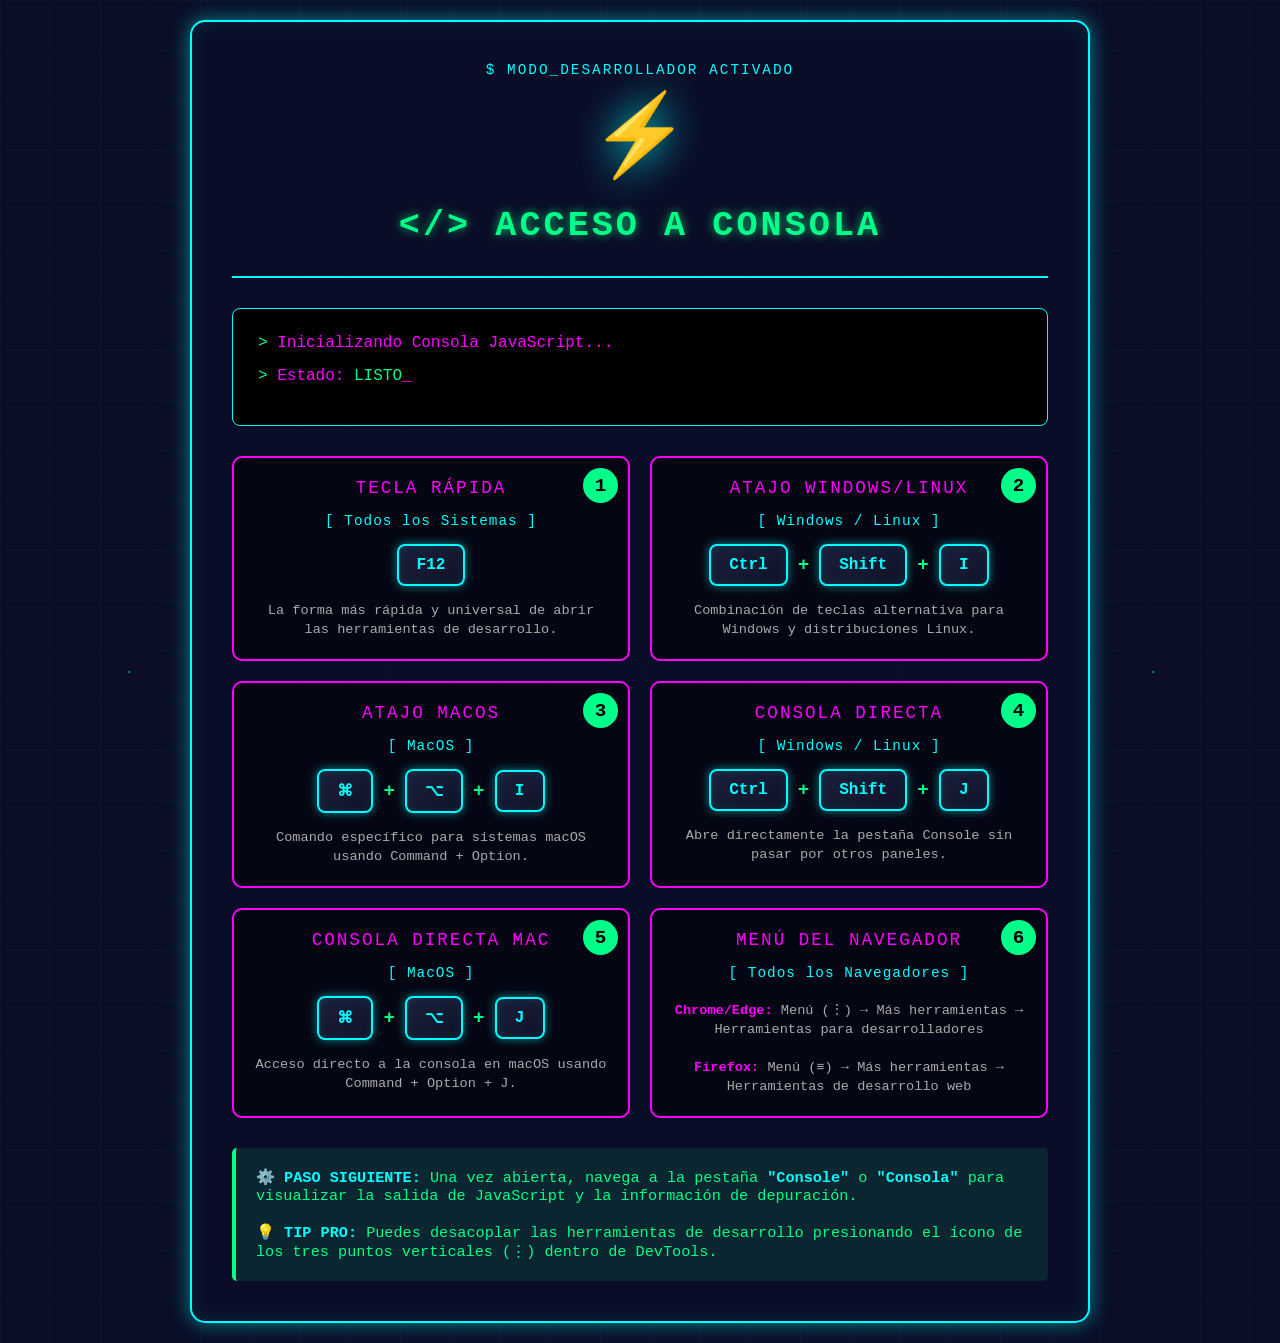
<file: index.html>
<!DOCTYPE html>
<html lang="es">

<head>
    <meta charset="UTF-8">
    <meta name="viewport" content="width=device-width, initial-scale=1.0">
    <title>Consola JavaScript - Modo Desarrollador</title>
    <style>
        * {
            margin: 0;
            padding: 0;
            box-sizing: border-box;
        }

        body {
            font-family: 'Courier New', monospace;
            background: #0a0e27;
            min-height: 100vh;
            display: flex;
            justify-content: center;
            align-items: center;
            padding: 20px;
            overflow-x: hidden;
            position: relative;
        }

        /* Efecto de matriz de fondo */
        body::before {
            content: '';
            position: absolute;
            top: 0;
            left: 0;
            width: 100%;
            height: 100%;
            background: 
                linear-gradient(90deg, rgba(0, 255, 255, 0.03) 1px, transparent 1px),
                linear-gradient(rgba(0, 255, 255, 0.03) 1px, transparent 1px);
            background-size: 50px 50px;
            animation: gridMove 20s linear infinite;
        }

        @keyframes gridMove {
            0% {
                transform: translate(0, 0);
            }
            100% {
                transform: translate(50px, 50px);
            }
        }

        .container {
            background: rgba(10, 14, 39, 0.9);
            border: 2px solid #00ffff;
            padding: 40px;
            border-radius: 15px;
            box-shadow: 
                0 0 20px rgba(0, 255, 255, 0.5),
                inset 0 0 20px rgba(0, 255, 255, 0.1);
            text-align: center;
            max-width: 900px;
            position: relative;
            z-index: 1;
            animation: glow 2s ease-in-out infinite alternate;
        }

        @keyframes glow {
            from {
                box-shadow: 
                    0 0 20px rgba(0, 255, 255, 0.5),
                    inset 0 0 20px rgba(0, 255, 255, 0.1);
            }
            to {
                box-shadow: 
                    0 0 30px rgba(0, 255, 255, 0.8),
                    inset 0 0 30px rgba(0, 255, 255, 0.2);
            }
        }

        .header {
            border-bottom: 2px solid #00ffff;
            padding-bottom: 20px;
            margin-bottom: 30px;
        }

        .terminal-text {
            color: #00ffff;
            font-size: 0.9rem;
            margin-bottom: 10px;
            letter-spacing: 2px;
        }

        h1 {
            color: #00ff88;
            font-size: 2.2rem;
            margin-bottom: 10px;
            text-shadow: 0 0 10px rgba(0, 255, 136, 0.7);
            letter-spacing: 3px;
            animation: flicker 3s infinite;
        }

        @keyframes flicker {
            0%, 100% { opacity: 1; }
            50% { opacity: 0.9; }
        }

        .icon {
            font-size: 5rem;
            margin-bottom: 20px;
            filter: drop-shadow(0 0 20px rgba(0, 255, 255, 0.8));
            animation: float 3s ease-in-out infinite;
        }

        @keyframes float {
            0%, 100% {
                transform: translateY(0);
            }
            50% {
                transform: translateY(-10px);
            }
        }

        .console-box {
            background: #000;
            border: 1px solid #00ffff;
            border-radius: 8px;
            padding: 25px;
            margin: 20px 0;
            position: relative;
            overflow: hidden;
        }

        .console-box::before {
            content: '';
            position: absolute;
            top: 0;
            left: -100%;
            width: 100%;
            height: 100%;
            background: linear-gradient(90deg, transparent, rgba(0, 255, 255, 0.2), transparent);
            animation: scan 3s linear infinite;
        }

        @keyframes scan {
            0% {
                left: -100%;
            }
            100% {
                left: 100%;
            }
        }

        .command {
            color: #ff00ff;
            font-size: 1rem;
            margin-bottom: 15px;
            text-align: left;
        }

        .command::before {
            content: '> ';
            color: #00ff88;
        }

        .methods-grid {
            display: grid;
            grid-template-columns: repeat(auto-fit, minmax(280px, 1fr));
            gap: 20px;
            margin: 30px 0;
        }

        .method-card {
            background: rgba(0, 0, 0, 0.5);
            border: 2px solid #ff00ff;
            border-radius: 10px;
            padding: 20px;
            transition: all 0.3s ease;
            position: relative;
            overflow: hidden;
        }

        .method-card:hover {
            transform: translateY(-5px);
            border-color: #00ffff;
            box-shadow: 0 10px 30px rgba(0, 255, 255, 0.5);
        }

        .method-number {
            position: absolute;
            top: 10px;
            right: 10px;
            background: #00ff88;
            color: #000;
            width: 35px;
            height: 35px;
            border-radius: 50%;
            display: flex;
            align-items: center;
            justify-content: center;
            font-weight: bold;
            font-size: 1.2rem;
        }

        .method-title {
            color: #ff00ff;
            font-size: 1.1rem;
            margin-bottom: 15px;
            text-transform: uppercase;
            letter-spacing: 2px;
        }

        .key-combo {
            display: flex;
            align-items: center;
            justify-content: center;
            gap: 10px;
            flex-wrap: wrap;
            margin: 15px 0;
        }

        .key {
            display: inline-block;
            background: linear-gradient(145deg, #1a1f3a, #0f1228);
            border: 2px solid #00ffff;
            color: #00ffff;
            padding: 10px 18px;
            border-radius: 8px;
            font-weight: bold;
            font-size: 1rem;
            box-shadow: 
                0 0 10px rgba(0, 255, 255, 0.5),
                inset 0 0 10px rgba(0, 255, 255, 0.1);
            transition: all 0.3s ease;
            min-width: 50px;
            text-align: center;
        }

        .key:hover {
            background: linear-gradient(145deg, #00ffff, #00cccc);
            color: #000;
            transform: translateY(-2px) scale(1.05);
            box-shadow: 0 5px 20px rgba(0, 255, 255, 0.8);
        }

        .separator {
            color: #00ff88;
            font-size: 1.2rem;
            font-weight: bold;
        }

        .os-label {
            color: #00ffff;
            font-size: 0.9rem;
            margin-bottom: 10px;
            letter-spacing: 1px;
        }

        .method-desc {
            color: #aaa;
            font-size: 0.85rem;
            margin-top: 10px;
            line-height: 1.4;
        }

        .note {
            margin-top: 30px;
            padding: 20px;
            background: rgba(0, 255, 136, 0.1);
            border-left: 4px solid #00ff88;
            color: #00ff88;
            font-size: 0.95rem;
            text-align: left;
            border-radius: 5px;
        }

        .note strong {
            color: #00ffff;
        }

        .blink {
            animation: blink 1s step-start infinite;
        }

        @keyframes blink {
            50% {
                opacity: 0;
            }
        }

        /* Partículas flotantes */
        .particle {
            position: absolute;
            width: 2px;
            height: 2px;
            background: #00ffff;
            border-radius: 50%;
            animation: particle-float 10s linear infinite;
            opacity: 0.6;
        }

        @keyframes particle-float {
            0% {
                transform: translateY(100vh) translateX(0);
                opacity: 0;
            }
            10% {
                opacity: 0.6;
            }
            90% {
                opacity: 0.6;
            }
            100% {
                transform: translateY(-100vh) translateX(100px);
                opacity: 0;
            }
        }

        @media (max-width: 768px) {
            .methods-grid {
                grid-template-columns: 1fr;
            }
            
            h1 {
                font-size: 1.5rem;
            }
            
            .key {
                padding: 8px 14px;
                font-size: 0.9rem;
            }
        }
    </style>
</head>

<body>
    <!-- Partículas decorativas -->
    <div class="particle" style="left: 10%; animation-delay: 0s;"></div>
    <div class="particle" style="left: 30%; animation-delay: 2s;"></div>
    <div class="particle" style="left: 50%; animation-delay: 4s;"></div>
    <div class="particle" style="left: 70%; animation-delay: 1s;"></div>
    <div class="particle" style="left: 90%; animation-delay: 3s;"></div>

    <div class="container">
        <div class="header">
            <div class="terminal-text">$ MODO_DESARROLLADOR ACTIVADO</div>
            <div class="icon">⚡</div>
            <h1>&lt;/&gt; ACCESO A CONSOLA</h1>
        </div>

        <div class="console-box">
            <div class="command">Inicializando Consola JavaScript...</div>
            <div class="command">Estado: <span style="color: #00ff88;">LISTO</span><span class="blink">_</span></div>
        </div>

        <div class="methods-grid">
            <!-- Método 1 -->
            <div class="method-card">
                <div class="method-number">1</div>
                <div class="method-title">Tecla Rápida</div>
                <div class="os-label">[ Todos los Sistemas ]</div>
                <div class="key-combo">
                    <span class="key">F12</span>
                </div>
                <div class="method-desc">La forma más rápida y universal de abrir las herramientas de desarrollo.</div>
            </div>

            <!-- Método 2 -->
            <div class="method-card">
                <div class="method-number">2</div>
                <div class="method-title">Atajo Windows/Linux</div>
                <div class="os-label">[ Windows / Linux ]</div>
                <div class="key-combo">
                    <span class="key">Ctrl</span>
                    <span class="separator">+</span>
                    <span class="key">Shift</span>
                    <span class="separator">+</span>
                    <span class="key">I</span>
                </div>
                <div class="method-desc">Combinación de teclas alternativa para Windows y distribuciones Linux.</div>
            </div>

            <!-- Método 3 -->
            <div class="method-card">
                <div class="method-number">3</div>
                <div class="method-title">Atajo MacOS</div>
                <div class="os-label">[ MacOS ]</div>
                <div class="key-combo">
                    <span class="key">⌘</span>
                    <span class="separator">+</span>
                    <span class="key">⌥</span>
                    <span class="separator">+</span>
                    <span class="key">I</span>
                </div>
                <div class="method-desc">Comando específico para sistemas macOS usando Command + Option.</div>
            </div>

            <!-- Método 4 -->
            <div class="method-card">
                <div class="method-number">4</div>
                <div class="method-title">Consola Directa</div>
                <div class="os-label">[ Windows / Linux ]</div>
                <div class="key-combo">
                    <span class="key">Ctrl</span>
                    <span class="separator">+</span>
                    <span class="key">Shift</span>
                    <span class="separator">+</span>
                    <span class="key">J</span>
                </div>
                <div class="method-desc">Abre directamente la pestaña Console sin pasar por otros paneles.</div>
            </div>

            <!-- Método 5 -->
            <div class="method-card">
                <div class="method-number">5</div>
                <div class="method-title">Consola Directa Mac</div>
                <div class="os-label">[ MacOS ]</div>
                <div class="key-combo">
                    <span class="key">⌘</span>
                    <span class="separator">+</span>
                    <span class="key">⌥</span>
                    <span class="separator">+</span>
                    <span class="key">J</span>
                </div>
                <div class="method-desc">Acceso directo a la consola en macOS usando Command + Option + J.</div>
            </div>

            <!-- Método 6 -->
            <div class="method-card">
                <div class="method-number">6</div>
                <div class="method-title">Menú del Navegador</div>
                <div class="os-label">[ Todos los Navegadores ]</div>
                <div class="method-desc" style="margin-top: 20px;">
                    <strong style="color: #ff00ff;">Chrome/Edge:</strong> Menú (⋮) → Más herramientas → Herramientas para desarrolladores
                    <br><br>
                    <strong style="color: #ff00ff;">Firefox:</strong> Menú (≡) → Más herramientas → Herramientas de desarrollo web
                </div>
            </div>
        </div>

        <div class="note">
            <strong>⚙️ PASO SIGUIENTE:</strong> Una vez abierta, navega a la pestaña <strong>"Console"</strong> o <strong>"Consola"</strong> para visualizar la salida de JavaScript y la información de depuración.
            <br><br>
            <strong>💡 TIP PRO:</strong> Puedes desacoplar las herramientas de desarrollo presionando el ícono de los tres puntos verticales (⋮) dentro de DevTools.
        </div>
    </div>

    <script src="02_Practica.js"></script>
</body>

</html>
</file>
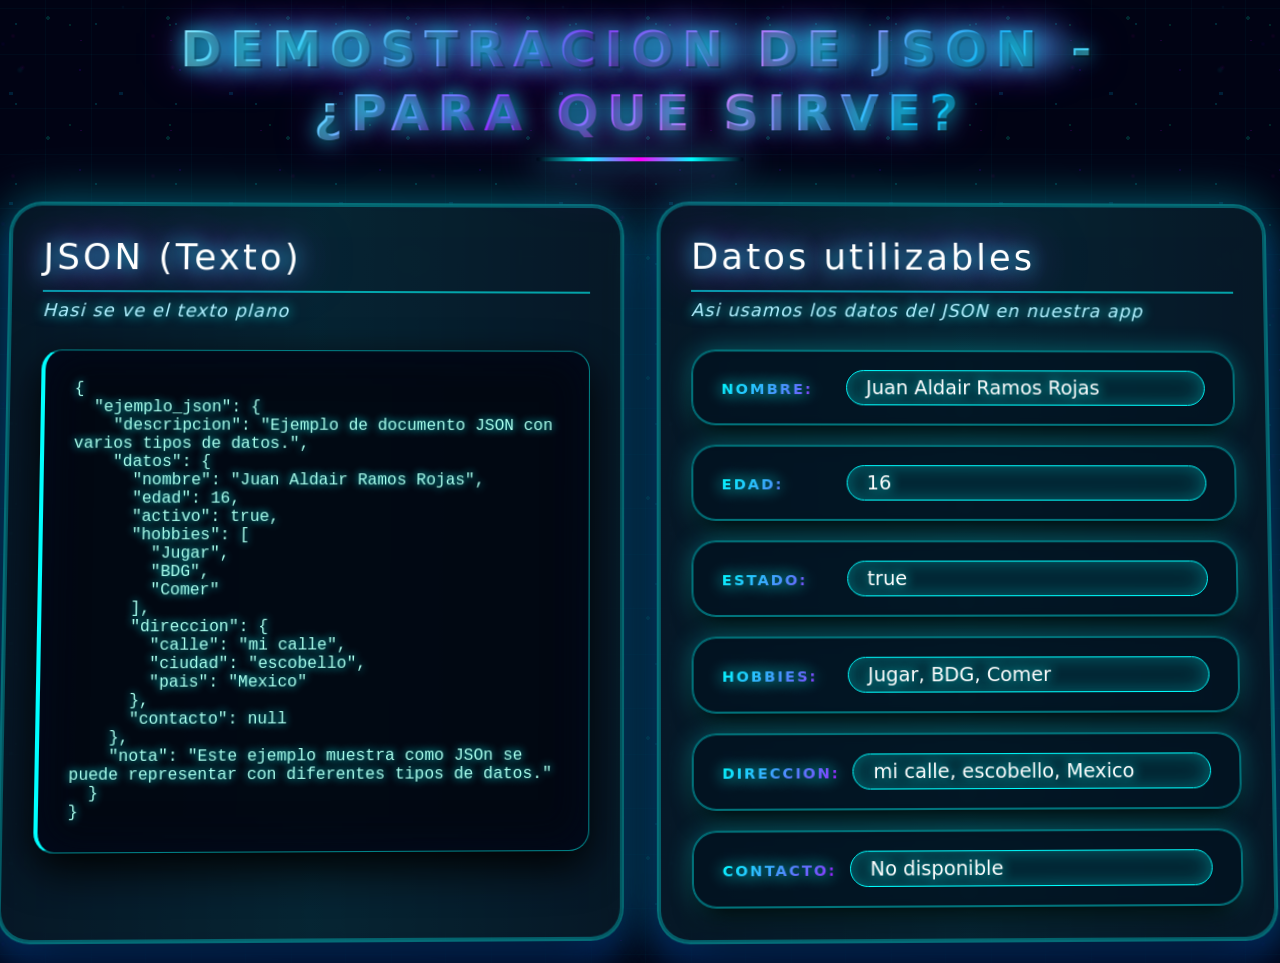
<file: 04_demo-json.html>
<!DOCTYPE html>
<html lang="en">

<head>
    <meta charset="UTF-8">
    <meta name="viewport" content="width=device-width, initial-scale=1.0">
    <title>Demostracion de JSON</title>
    <link rel="stylesheet" href="04_style.css">
</head>

<body>
    <h1>Demostracion de JSON - ¿Para que sirve?</h1>
    <div class="container">
        <!--Panel de JSON crudo-->
        <div class="panel">
            <h2>JSON (Texto)</h2>
            <p>Hasi se ve el texto plano</p>
            <pre id="jsonRaw"></pre>
        </div>

        <!--Panel de datos extraidos-->
        <div class="panel">
            <h2>Datos utilizables</h2>
            <p>Asi usamos los datos del JSON en nuestra app</p>
            <div id="datosExtraidos"></div>
        </div>
    </div>

    <script>
        const miJSON = {
            "ejemplo_json": {
                "descripcion": "Ejemplo de documento JSON con varios tipos de datos.",
                "datos": {
                    "nombre": "Juan Aldair Ramos Rojas",
                    "edad": 16,
                    "activo": true,
                    "hobbies": ["Jugar", "BDG", "Comer"],
                    "direccion": {
                        "calle": "mi calle",
                        "ciudad": "escobello",
                        "pais": "Mexico"
                    },
                    "contacto": null
                },
                "nota": "Este ejemplo muestra como JSOn se puede representar con diferentes tipos de datos."
            }
        };

        // Mostrar JSON como texto(asi se transmite el internet)
        document.getElementById("jsonRaw").textContent = JSON.stringify(miJSON, null, 2);

        //Extraer y usar los datos de JSON
        const datos = miJSON.ejemplo_json.datos;
        const datosDiv = document.getElementById("datosExtraidos");

        //Crear html con los datos extraidos
        datosDiv.innerHTML = `
        <div class="datos-item">
            <span class=label>Nombre: </span>
            <span class=value>${datos.nombre}</span>
        </div>
        <div class="datos-item">
            <span class=label>Edad: </span>
            <span class=value>${datos.edad}</span>
        </div>
        <div class="datos-item">
            <span class=label>Estado: </span>
            <span class=value>${datos.activo}</span>
        </div>
        <div class="datos-item">
            <span class=label>Hobbies: </span>
            <span class=value>${datos.hobbies.join(", ")}</span>
        </div>
        <div class="datos-item">
            <span class=label>Direccion: </span>
            <span class=value>${datos.direccion.calle}, ${datos.direccion.ciudad}, ${datos.direccion.pais}</span>
        </div>
        <div class="datos-item">
            <span class=label>Contacto: </span>
            <span class=value>${datos.contacto || "No disponible" }</span>
        </div>`;

    </script>
</body>

</html>
</file>
<file: 04_style.css>
/* === ESTILO FUTURISTA 3D CON PARTÍCULAS TECNOLÓGICAS === */

* {
    margin: 0;
    padding: 0;
    box-sizing: border-box;
}

/* ===== FONDO CON PARTÍCULAS TECNOLÓGICAS ===== */
body {
    min-height: 100vh;
    background: #010314;
    font-family: 'Segoe UI', 'Orbitron', 'Poppins', system-ui, sans-serif;
    display: flex;
    flex-direction: column;
    align-items: center;
    justify-content: center;
    padding: 2rem 1rem;
    perspective: 1200px;
    color: #ccf4ff;
    position: relative;
    overflow-x: hidden;
}

/* Capa de partículas tecnológicas (red de datos) */
body::before {
    content: '';
    position: fixed;
    top: 0;
    left: 0;
    width: 100%;
    height: 100%;
    background: 
        /* Líneas de conexión horizontales */
        repeating-linear-gradient(90deg, 
            transparent 0px, 
            transparent 45px, 
            rgba(0, 255, 255, 0.03) 45px, 
            rgba(0, 255, 255, 0.03) 46px),
        /* Líneas de conexión verticales */
        repeating-linear-gradient(0deg, 
            transparent 0px, 
            transparent 45px, 
            rgba(0, 255, 255, 0.03) 45px, 
            rgba(0, 255, 255, 0.03) 46px),
        /* Puntos nodales (partículas) */
        radial-gradient(circle at 20% 30%, rgba(0, 255, 255, 0.15) 1px, transparent 1px),
        radial-gradient(circle at 80% 70%, rgba(100, 0, 255, 0.15) 1px, transparent 1px),
        radial-gradient(circle at 40% 15%, rgba(0, 255, 200, 0.15) 2px, transparent 2px),
        radial-gradient(circle at 90% 45%, rgba(200, 0, 255, 0.15) 1px, transparent 1px),
        radial-gradient(circle at 10% 85%, rgba(0, 200, 255, 0.15) 2px, transparent 2px),
        radial-gradient(circle at 70% 25%, rgba(0, 255, 150, 0.15) 1px, transparent 1px);
    background-size: 
        100px 100px, 
        100px 100px,
        80px 80px,
        100px 100px,
        120px 120px,
        90px 90px,
        110px 110px;
    pointer-events: none;
    z-index: 0;
    animation: moveParticles 60s linear infinite;
}

/* Segunda capa de partículas con movimiento diferente */
body::after {
    content: '';
    position: fixed;
    top: 0;
    left: 0;
    width: 100%;
    height: 100%;
    background: 
        radial-gradient(circle at 15% 45%, rgba(255, 0, 255, 0.1) 0px, transparent 3px),
        radial-gradient(circle at 85% 20%, rgba(0, 255, 255, 0.1) 0px, transparent 4px),
        radial-gradient(circle at 35% 80%, rgba(100, 0, 255, 0.1) 0px, transparent 3px),
        radial-gradient(circle at 65% 35%, rgba(0, 200, 255, 0.1) 0px, transparent 2px),
        radial-gradient(circle at 95% 90%, rgba(255, 0, 200, 0.1) 0px, transparent 3px);
    background-size: 150px 150px, 200px 200px, 180px 180px, 220px 220px, 140px 140px;
    background-position: 0 0, 50px 30px, 120px 80px, 200px 150px, 300px 50px;
    pointer-events: none;
    z-index: 0;
    animation: moveParticlesReverse 45s linear infinite;
    opacity: 0.7;
}

@keyframes moveParticles {
    0% { background-position: 0 0, 0 0, 0 0, 0 0, 0 0, 0 0, 0 0; }
    100% { background-position: 100px 100px, 100px 100px, 80px 80px, 100px 100px, 120px 120px, 90px 90px, 110px 110px; }
}

@keyframes moveParticlesReverse {
    0% { background-position: 0 0, 50px 30px, 120px 80px, 200px 150px, 300px 50px; }
    100% { background-position: -150px -150px, -100px -70px, -60px -40px, -80px -50px, -100px -100px; }
}

/* ===== TÍTULO MEJORADO CON EFECTO TECNOLÓGICO ===== */
h1 {
    font-size: 3rem;
    font-weight: 800;
    text-align: center;
    margin-bottom: 3rem;
    text-transform: uppercase;
    letter-spacing: 8px;
    position: relative;
    z-index: 10;
    transform: translateZ(40px);
    animation: holographicFloat 4s ease-in-out infinite;
    line-height: 1.3;
    max-width: 900px;
}

/* Texto principal del título */
h1::before {
    content: "DEMOSTRACIÓN DE JSON";
    position: absolute;
    top: 0;
    left: 0;
    width: 100%;
    height: 100%;
    background: linear-gradient(
        135deg,
        #00ffff,
        #ff00ff,
        #00ffff,
        #ff00ff
    );
    -webkit-background-clip: text;
    background-clip: text;
    color: transparent;
    z-index: -1;
    filter: blur(12px);
    opacity: 0.8;
    animation: glowPulse 3s infinite;
}

/* Título visible con gradiente */
h1 {
    background: linear-gradient(
        135deg,
        #b5ffff 0%,
        #6effff 20%,
        #b600ff 40%,
        #ff6eff 60%,
        #00ccff 80%,
        #b5ffff 100%
    );
    -webkit-background-clip: text;
    background-clip: text;
    color: transparent;
    text-shadow: 
        0 0 20px rgba(0, 255, 255, 0.8),
        0 0 40px rgba(180, 0, 255, 0.6),
        2px 2px 0 rgba(0, 0, 0, 0.5);
}

/* Línea decorativa debajo del título */
h1::after {
    content: '';
    position: absolute;
    bottom: -15px;
    left: 50%;
    transform: translateX(-50%);
    width: 200px;
    height: 4px;
    background: linear-gradient(90deg, transparent, cyan, magenta, cyan, transparent);
    border-radius: 2px;
    box-shadow: 0 0 30px cyan, 0 0 60px magenta;
}

/* Partículas orbitales alrededor del título */
@keyframes holographicFloat {
    0%, 100% { transform: translateZ(40px) translateY(0); }
    50% { transform: translateZ(60px) translateY(-10px); }
}

@keyframes glowPulse {
    0%, 100% { opacity: 0.6; filter: blur(15px); }
    50% { opacity: 1; filter: blur(20px); }
}

/* ===== CONTAINER PRINCIPAL ===== */
.container {
    display: flex;
    flex-wrap: wrap;
    gap: 2rem;
    justify-content: center;
    max-width: 1300px;
    width: 100%;
    transform-style: preserve-3d;
    position: relative;
    z-index: 5;
}

/* ===== PANELES 3D ===== */
.panel {
    flex: 1 1 400px;
    background: rgba(8, 15, 30, 0.7);
    backdrop-filter: blur(15px);
    border: 2px solid rgba(0, 255, 255, 0.4);
    border-radius: 32px;
    padding: 2rem;
    box-shadow: 
        0 30px 60px rgba(0, 0, 0, 0.8),
        0 0 0 2px rgba(0, 255, 255, 0.3) inset,
        0 0 50px rgba(0, 255, 255, 0.4),
        0 20px 40px -10px #0044ff;
    transform: rotateX(2deg) rotateY(1deg) translateZ(20px);
    transition: all 0.4s cubic-bezier(0.2, 0.9, 0.3, 1.1);
    display: flex;
    flex-direction: column;
    transform-style: preserve-3d;
    position: relative;
    overflow: hidden;
}

/* Efecto de escaneo en paneles */
.panel::before {
    content: '';
    position: absolute;
    top: -100%;
    left: -100%;
    width: 300%;
    height: 300%;
    background: linear-gradient(
        45deg,
        transparent 30%,
        rgba(0, 255, 255, 0.1) 50%,
        transparent 70%
    );
    transform: rotate(45deg);
    animation: scanEffect 8s linear infinite;
    pointer-events: none;
}

@keyframes scanEffect {
    0% { transform: rotate(45deg) translate(-30%, -30%); }
    100% { transform: rotate(45deg) translate(30%, 30%); }
}

.panel:hover {
    transform: rotateX(1deg) rotateY(2deg) translateZ(50px) scale(1.02);
    box-shadow: 
        0 40px 80px rgba(0, 30, 60, 0.9),
        0 0 0 3px #0ff inset,
        0 0 80px #0ff,
        0 30px 60px -8px #4400ff;
    border-color: #0ff;
}

.panel h2 {
    font-size: 2.2rem;
    font-weight: 500;
    margin-bottom: 0.5rem;
    color: #ffffff;
    text-shadow: 
        0 0 20px cyan, 
        0 0 40px magenta,
        0 0 60px rgba(0, 0, 255, 0.5);
    letter-spacing: 3px;
    border-bottom: 2px solid rgba(0, 255, 255, 0.6);
    padding-bottom: 0.8rem;
    transform: translateZ(25px);
    position: relative;
    z-index: 2;
}

.panel p {
    color: #b0f0ff;
    font-size: 1.1rem;
    margin-bottom: 1.8rem;
    font-style: italic;
    text-shadow: 0 0 12px #0ff;
    transform: translateZ(15px);
    letter-spacing: 1px;
}

/* ===== JSON CRUDO ===== */
pre {
    background: rgba(0, 5, 15, 0.9);
    border: 1px solid rgba(0, 255, 255, 0.5);
    border-radius: 20px;
    padding: 1.8rem;
    font-family: 'JetBrains Mono', 'Fira Code', monospace;
    font-size: 1rem;
    color: #aaffee;
    overflow-x: auto;
    white-space: pre-wrap;
    word-wrap: break-word;
    box-shadow: 
        0 0 40px rgba(0, 10, 30, 0.9) inset, 
        0 15px 40px #000;
    transform: translateZ(10px) rotateX(1deg);
    backdrop-filter: blur(4px);
    border-left: 4px solid cyan;
    text-shadow: 0 0 8px #0ff;
    position: relative;
    z-index: 2;
}

/* ===== DATOS EXTRAÍDOS ===== */
#datosExtraidos {
    display: flex;
    flex-direction: column;
    gap: 1.2rem;
    transform: translateZ(15px);
}

.datos-item {
    background: rgba(0, 15, 30, 0.75);
    border: 1px solid rgba(0, 255, 255, 0.4);
    border-radius: 24px;
    padding: 1.2rem 1.8rem;
    backdrop-filter: blur(5px);
    box-shadow: 
        0 15px 25px -8px #000,
        0 0 0 1px rgba(0, 255, 255, 0.4) inset,
        0 0 25px rgba(0, 255, 255, 0.3);
    transform: translateZ(5px) rotateX(0.5deg);
    transition: 0.3s;
    display: flex;
    flex-wrap: wrap;
    align-items: baseline;
    position: relative;
    z-index: 2;
    overflow: hidden;
}

/* Efecto de brillo en los items */
.datos-item::after {
    content: '';
    position: absolute;
    top: 0;
    left: -100%;
    width: 100%;
    height: 100%;
    background: linear-gradient(90deg, transparent, rgba(0, 255, 255, 0.2), transparent);
    transition: 0.5s;
}

.datos-item:hover::after {
    left: 100%;
}

.datos-item:hover {
    transform: translateZ(25px) scale(1.02);
    border-color: cyan;
    box-shadow: 
        0 0 35px cyan, 
        0 15px 35px #000d,
        0 0 0 2px cyan inset;
    background: rgba(0, 25, 50, 0.85);
}

.label {
    font-weight: 700;
    color: #ffffff;
    text-transform: uppercase;
    letter-spacing: 2px;
    font-size: 0.9rem;
    background: linear-gradient(135deg, #0ff, #b300ff);
    -webkit-background-clip: text;
    background-clip: text;
    -webkit-text-fill-color: transparent;
    min-width: 110px;
    text-shadow: 0 0 15px #0ff;
}

.value {
    color: #ffffff;
    font-weight: 500;
    font-size: 1.2rem;
    word-break: break-word;
    text-shadow: 0 0 12px cyan;
    background: rgba(0, 255, 255, 0.08);
    padding: 0.3rem 1.2rem;
    border-radius: 50px;
    border: 1px solid cyan;
    box-shadow: 0 0 20px rgba(0, 255, 255, 0.3) inset;
    backdrop-filter: blur(4px);
    margin-left: 0.8rem;
    flex: 1;
    transition: 0.3s;
}

.value:hover {
    background: rgba(0, 255, 255, 0.15);
    box-shadow: 0 0 30px cyan inset;
}

/* ===== RESPONSIVE ===== */
@media (max-width: 700px) {
    h1 { 
        font-size: 2rem; 
        letter-spacing: 4px;
    }
    
    h1::after {
        width: 150px;
    }
    
    .panel { 
        transform: none; 
    }
    
    .panel:hover { 
        transform: translateY(-15px) scale(1.02); 
    }
    
    .datos-item { 
        flex-direction: column; 
        align-items: flex-start;
        gap: 0.5rem;
    }
    
    .value { 
        margin-left: 0; 
        width: 100%;
    }
    
    .label {
        min-width: auto;
    }
}

/* ===== SCROLLBAR PERSONALIZADA ===== */
::-webkit-scrollbar {
    width: 10px;
    height: 10px;
}

::-webkit-scrollbar-track {
    background: #010514;
    border: 1px solid rgba(0, 255, 255, 0.2);
}

::-webkit-scrollbar-thumb {
    background: linear-gradient(135deg, cyan, magenta);
    border-radius: 20px;
    box-shadow: 0 0 20px cyan;
}

::-webkit-scrollbar-thumb:hover {
    background: linear-gradient(135deg, magenta, cyan);
    box-shadow: 0 0 30px magenta;
}
</file>
